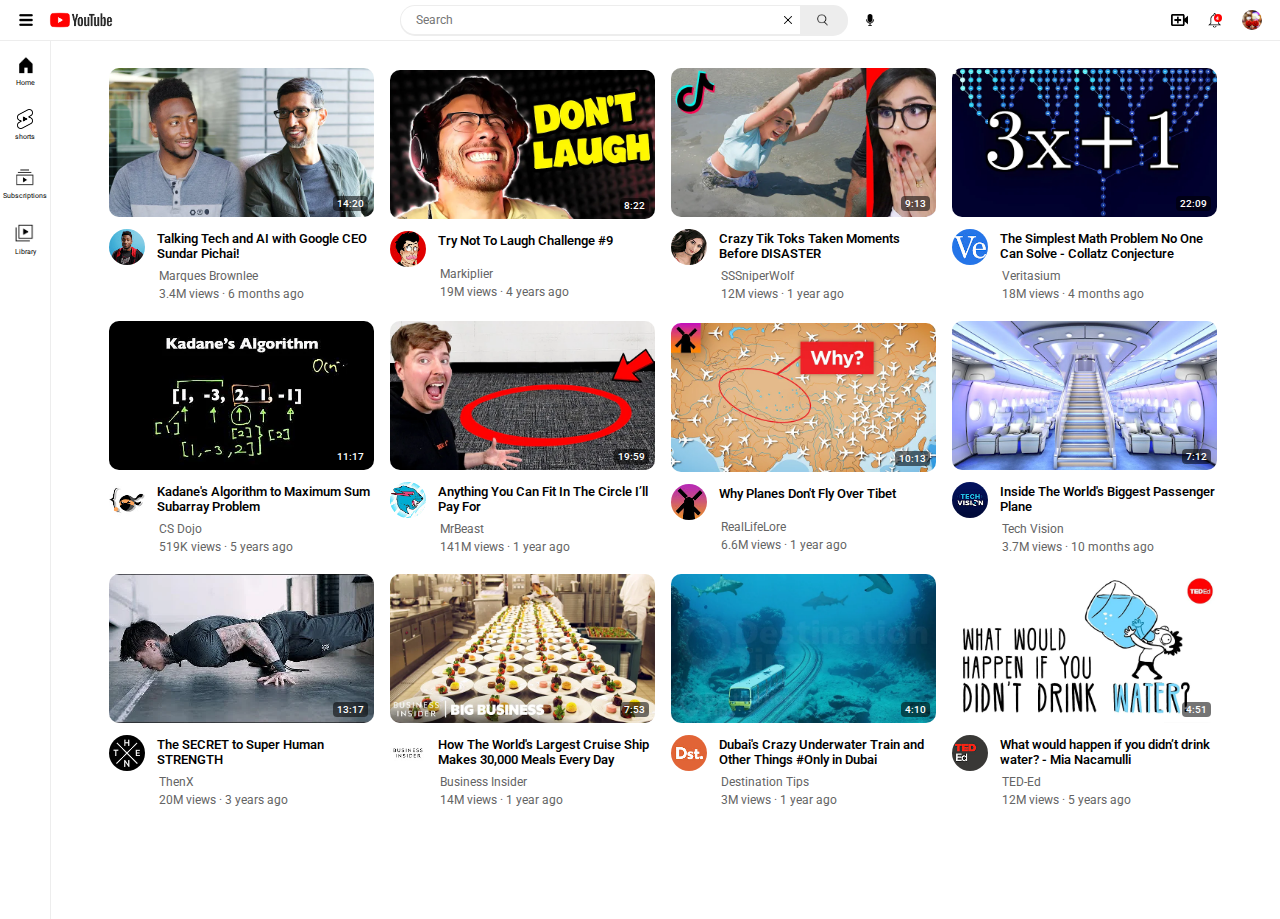
<file: index.html>
<!DOCTYPE html>
<html lang="en">
<head>
    <meta charset="UTF-8">
    <meta http-equiv="X-UA-Compatible" content="IE=edge">
    <meta name="viewport" content="width=device-width, initial-scale=1.0">
    <title>Youtube</title>
    <link rel="stylesheet" href="yt.css">
    <link rel="stylesheet" href="tool-bar.css">
    <link rel="stylesheet" href="sidebar.css">
    <link rel="preconnect" href="https://fonts.googleapis.com">
    <link rel="preconnect" href="https://fonts.gstatic.com" crossorigin>
    <link href="https://fonts.googleapis.com/css2?family=Roboto:wght@400;500&display=swap" rel="stylesheet">
</head>
<body>
</body>
    <div class="tool-container">
        <div class="logo-container">
            <div class="menu-button">
                <img class="menu" src="icons/menu.png" alt="menu-button">
            </div>
            <img class="logo" src="icons/yt-logo.png" alt="YouTube-Logo">
        </div>
        <div class="middle">
            <div class="search-bar">
                <input class="input-field" type="text" placeholder="Search">
                <div class="cancle">
                    <img class="cancle-btn" src="icons/cancel.png">
                </div>
                <div class="search">
                    <img class="search-btn" src="icons/search-icon.png">
                </div>
                <div class="search-tip">Search</div>
            </div>
            <div class="mic">
                <img class="mic-icon" src="icons/mic.png" alt="mic-icon">
            </div>
            <div class="tool">
                <div class="mic-tip">
                    Search with your voice
                </div>
            </div>
        </div>
        <div class="settings-container">
            <div class="create-button">
                <img class="create-icon" src="icons/create.png" alt="create-icon">
            </div>
            <div class="notify">
                <img class="bell-icon" src="icons/bell.png" alt="Notification-icon">
                <div class="notification-count">4</div>
            </div>
            <div class="profile">
                <img class="profile-img" src="icons/profile-img.jpg" alt="">
            </div>
        </div>
    </div>
    <div class="side-bar">
        <div class="home">
            <img class="home-icon" src="icons/home.png" alt="home-icon">
            Home
        </div>
        <div class="shorts">
            <img class="shorts-icon" src="icons/shorts.png" alt="shorts-icon">
            shorts
        </div>
        <div class="subscriptions">
            <img class="sub-icon" src="icons/subs.png" alt="subscriptions-icon">
            Subscriptions
        </div>
        <div class="library">
            <img class="library-icon" src="icons/library.png" alt="library-icon">
            Library
        </div>
    </div>
    <div class="contents">
        <div class="video-preview">
            <div class="thumbnail-div">
                <img class="thumbnail" src="thumbnails/thumbnail-1.webp" alt="thumbnail-1">
                <div class="time">14:20</div>
            </div>
           <div class="title">
              <img class="profile-pic" src="profile-pics/channel-1.jpeg">
              <p class="video-title">
                 
                     Talking Tech and AI with Google CEO Sundar Pichai!
                 
              </p>
           </div>
           <p class="channel-name">
               Marques Brownlee
           </p>
           <p class="video-status">
               3.4M views &#183; 6 months ago
           </p>
        </div>
        <div class="video-preview">
            <div class="thumbnail-div">
            <img class="thumbnail" src="thumbnails/thumbnail-2.webp" alt="thumbnail-2">
            <div class="time">8:22</div>
            </div>
            <div class="title">
               <img class="profile-pic" src="profile-pics/channel-2.jpeg">
               <p class="video-title">
                  Try Not To Laugh Challenge #9
               </p>
            </div>
            <p class="channel-name">
                Markiplier
            </p>
            <p class="video-status">
                19M views &#183; 4 years ago
            </p>
         </div>
         <div class="video-preview">
            <div class="thumbnail-div">
            <img class="thumbnail" src="thumbnails/thumbnail-3.webp" alt="thumbnail-3">
            <div class="time">9:13</div>
            </div>
            <div class="title">
               <img class="profile-pic" src="profile-pics/channel-3.jpeg">
               <p class="video-title">
                  Crazy Tik Toks Taken Moments Before DISASTER
               </p>
            </div>
            <p class="channel-name">
                SSSniperWolf
            </p>
            <p class="video-status">
                12M views &#183; 1 year ago
            </p>
         </div>
         <div class="video-preview">
            <div class="thumbnail-div">
            <img class="thumbnail" src="thumbnails/thumbnail-4.webp" alt="thumbnail-4">
            <div class="time">22:09</div>
            </div>
            <div class="title">
               <img class="profile-pic" src="profile-pics/channel-4.jpeg">
               <p class="video-title">
                The Simplest Math Problem No One Can Solve - Collatz Conjecture
               </p>
            </div>
            <p class="channel-name">
                Veritasium
            </p>
            <p class="video-status">
                18M views &#183; 4 months ago
            </p>
         </div>
         <div class="video-preview">
            <div class="thumbnail-div">
            <img class="thumbnail" src="thumbnails/thumbnail-5.webp" alt="thumbnail-5">
            <div class="time">11:17</div>
            </div>
            <div class="title">
               <img class="profile-pic" src="profile-pics/channel-5.jpeg">
               <p class="video-title">
                  Kadane's Algorithm to Maximum Sum Subarray Problem
               </p>
            </div>
            <p class="channel-name">
                CS Dojo
            </p>
            <p class="video-status">
                519K views &#183; 5 years ago
            </p>
         </div>
         <div class="video-preview">
            <div class="thumbnail-div">
             <img class="thumbnail" src="thumbnails/thumbnail-6.webp" alt="thumbnail-6">
             <div class="time">19:59</div>
             </div>

             <div class="title">
                <img class="profile-pic" src="profile-pics/channel-6.jpeg">
                <p class="video-title">
                    Anything You Can Fit In The Circle I’ll Pay For
                </p>
             </div>
             <p class="channel-name">
                MrBeast
             </p>
             <p class="video-status">
                 141M views &#183; 1 year ago
             </p>
          </div>
          <div class="video-preview">
            <div class="thumbnail-div">
             <img class="thumbnail" src="thumbnails/thumbnail-7.webp" alt="thumbnail-7">
             <div class="time">10:13</div>
            </div>

             <div class="title">
                <img class="profile-pic" src="profile-pics/channel-7.jpeg">
                <p class="video-title">
                    Why Planes Don't Fly Over Tibet
                </p>
             </div>
             <p class="channel-name">
                 RealLifeLore
             </p>
             <p class="video-status">
                 6.6M views &#183; 1 year ago
             </p>
          </div>
          <div class="video-preview">
            <div class="thumbnail-div">
             <img class="thumbnail" src="thumbnails/thumbnail-8.webp" alt="thumbnail-8">
             <div class="time">7:12</div>
            </div>

             <div class="title">
                <img class="profile-pic" src="profile-pics/channel-8.jpeg">
                <p class="video-title">
                    Inside The World's Biggest Passenger Plane
                </p>
             </div>
             <p class="channel-name">
                 Tech Vision
             </p>
             <p class="video-status">
                 3.7M views &#183; 10 months ago
             </p>
          </div>
          <div class="video-preview">
            <div class="thumbnail-div">
            <img class="thumbnail" src="thumbnails/thumbnail-9.webp" alt="thumbnail-9">
            <div class="time">13:17</div>
            </div>
            <div class="title">
               <img class="profile-pic" src="profile-pics/channel-9.jpeg">
               <p class="video-title">
                 The SECRET to Super Human STRENGTH
               </p>
            </div>
            <p class="channel-name">
                ThenX
            </p>
            <p class="video-status">
                20M views &#183; 3 years ago
            </p>
         </div>
         <div class="video-preview">
            <div class="thumbnail-div">
             <img class="thumbnail" src="thumbnails/thumbnail-10.webp" alt="thumbnail-10">
             <div class="time">7:53</div>
            </div>

             <div class="title">
                <img class="profile-pic" src="profile-pics/channel-10.jpeg">
                <p class="video-title">
                    How The World's Largest Cruise Ship Makes 30,000 Meals Every Day
                </p>
             </div>
             <p class="channel-name">
                 Business Insider
             </p>
             <p class="video-status">
                 14M views &#183; 1 year ago
             </p>
          </div>
          <div class="video-preview">
            <div class="thumbnail-div">
             <img class="thumbnail" src="thumbnails/thumbnail-11.webp" alt="thumbnail-11">
             <div class="time">4:10</div>
            </div>

             <div class="title">
                <img class="profile-pic" src="profile-pics/channel-11.jpeg">
                <p class="video-title">
                    Dubai's Crazy Underwater Train and Other Things #Only in Dubai
                </p>
             </div>
             <p class="channel-name">
                 Destination Tips
             </p>
             <p class="video-status">
                 3M views &#183; 1 year ago
             </p>
          </div>
          <div class="video-preview">
            <div class="thumbnail-div">
             <img class="thumbnail" src="thumbnails/thumbnail-12.webp" alt="thumbnail-12">
             <div class="time">4:51</div>
            </div>

             <div class="title">
                <img class="profile-pic" src="profile-pics/channel-12.jpeg">
                <p class="video-title">
                    What would happen if you didn’t drink water? - Mia Nacamulli
                </p>
             </div>
             <p class="channel-name">
                 TED-Ed
             </p>
             <p class="video-status">
                 12M views &#183; 5 years ago
             </p>
          </div>
    </div>
</html>
</file>
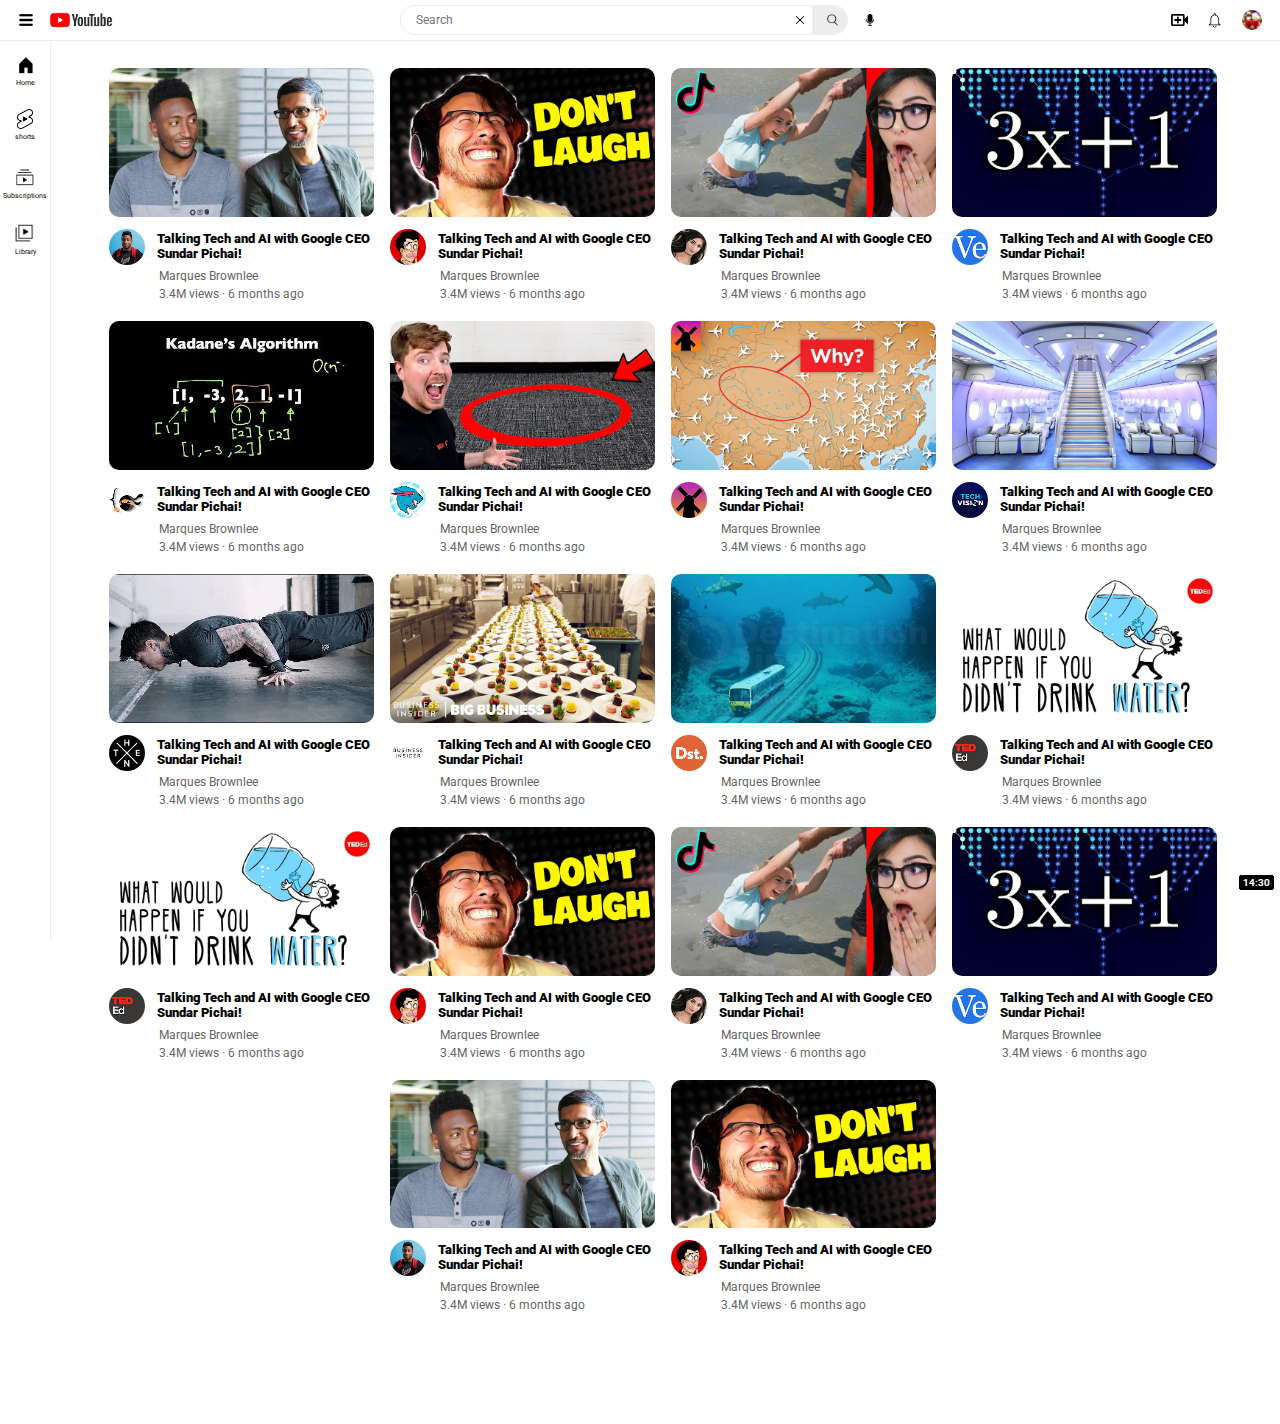
<file: yt.html>
<!DOCTYPE html>
<html lang="en">
<head>
    <meta charset="UTF-8">
    <meta http-equiv="X-UA-Compatible" content="IE=edge">
    <meta name="viewport" content="width=device-width, initial-scale=1.0">
    <title>Youtube</title>
    <link rel="stylesheet" href="yt.css">
    <link rel="stylesheet" href="tool-bar.css">
    <link rel="stylesheet" href="sidebar.css">
    <link rel="preconnect" href="https://fonts.googleapis.com">
    <link rel="preconnect" href="https://fonts.gstatic.com" crossorigin>
    <link href="https://fonts.googleapis.com/css2?family=Roboto:wght@400;500&display=swap" rel="stylesheet">
</head>
<body>
</body>
    <div class="tool-container">
        <div class="logo-container">
            <div class="menu-button">
                <img class="menu" src="icons/menu.png" alt="menu-button">
            </div>
            <img class="logo" src="icons/yt-logo.png" alt="YouTube-Logo">
        </div>
        <div class="middle">
            <div class="search-bar">
                <input class="input-field" type="text" placeholder="Search">
                <div class="cancle">
                    <img class="cancle-btn" src="icons/cancel.png">
                </div>
                <img class="search-btn" src="icons/search-icon.png">
            </div>
            <div class="mic">
                <img class="mic-icon" src="icons/mic.png" alt="mic-icon">
            </div>
        </div>
        <div class="settings-container">
            <div class="create-button">
                <img class="create-icon" src="icons/create.png" alt="create-icon">
            </div>
            <div class="notify">
                <img class="bell-icon" src="icons/bell.png" alt="Notification-icon">
            </div>
            <div class="profile">
                <img class="profile-img" src="icons/profile-img.jpg" alt="">
            </div>
        </div>
    </div>
    <div class="side-bar">
        <div class="home">
            <img class="home-icon" src="icons/home.png" alt="home-icon">
            Home
        </div>
        <div class="shorts">
            <img class="shorts-icon" src="icons/shorts.png" alt="shorts-icon">
            shorts
        </div>
        <div class="subscriptions">
            <img class="sub-icon" src="icons/subs.png" alt="subscriptions-icon">
            Subscriptions
        </div>
        <div class="library">
            <img class="library-icon" src="icons/library.png" alt="library-icon">
            Library
        </div>
    </div>
    <div class="contents">
        <div class="video-preview">
           <img class="thumbnail" src="thumbnails/thumbnail-1.webp" alt="thumbnail-1">
           <div class="time">14:30</div>
           <div class="title">
              <img class="profile-pic" src="profile-pics/channel-1.jpeg">
              <p class="video-title">
                 <strong>
                     Talking Tech and AI with Google CEO Sundar Pichai!
                 </strong>
              </p>
           </div>
           <p class="channel-name">
               Marques Brownlee
           </p>
           <p class="video-status">
               3.4M views &#183; 6 months ago
           </p>
        </div>
        <div class="video-preview">
            <img class="thumbnail" src="thumbnails/thumbnail-2.webp" alt="thumbnail-1">
            <div class="time">14:30</div>
            <div class="title">
               <img class="profile-pic" src="profile-pics/channel-2.jpeg">
               <p class="video-title">
                  <strong>
                      Talking Tech and AI with Google CEO Sundar Pichai!
                  </strong>
               </p>
            </div>
            <p class="channel-name">
                Marques Brownlee
            </p>
            <p class="video-status">
                3.4M views &#183; 6 months ago
            </p>
         </div>
         <div class="video-preview">
            <img class="thumbnail" src="thumbnails/thumbnail-3.webp" alt="thumbnail-1">
            <div class="time">14:30</div>
            <div class="title">
               <img class="profile-pic" src="profile-pics/channel-3.jpeg">
               <p class="video-title">
                  <strong>
                      Talking Tech and AI with Google CEO Sundar Pichai!
                  </strong>
               </p>
            </div>
            <p class="channel-name">
                Marques Brownlee
            </p>
            <p class="video-status">
                3.4M views &#183; 6 months ago
            </p>
         </div>
         <div class="video-preview">
            <img class="thumbnail" src="thumbnails/thumbnail-4.webp" alt="thumbnail-1">
            <div class="time">14:30</div>
            <div class="title">
               <img class="profile-pic" src="profile-pics/channel-4.jpeg">
               <p class="video-title">
                  <strong>
                      Talking Tech and AI with Google CEO Sundar Pichai!
                  </strong>
               </p>
            </div>
            <p class="channel-name">
                Marques Brownlee
            </p>
            <p class="video-status">
                3.4M views &#183; 6 months ago
            </p>
         </div>
         <div class="video-preview">
            <img class="thumbnail" src="thumbnails/thumbnail-5.webp" alt="thumbnail-1">
            <div class="time">14:30</div>
            <div class="title">
               <img class="profile-pic" src="profile-pics/channel-5.jpeg">
               <p class="video-title">
                  <strong>
                      Talking Tech and AI with Google CEO Sundar Pichai!
                  </strong>
               </p>
            </div>
            <p class="channel-name">
                Marques Brownlee
            </p>
            <p class="video-status">
                3.4M views &#183; 6 months ago
            </p>
         </div>
         <div class="video-preview">
             <img class="thumbnail" src="thumbnails/thumbnail-6.webp" alt="thumbnail-1">
             <div class="time">14:30</div>
             <div class="title">
                <img class="profile-pic" src="profile-pics/channel-6.jpeg">
                <p class="video-title">
                   <strong>
                       Talking Tech and AI with Google CEO Sundar Pichai!
                   </strong>
                </p>
             </div>
             <p class="channel-name">
                 Marques Brownlee
             </p>
             <p class="video-status">
                 3.4M views &#183; 6 months ago
             </p>
          </div>
          <div class="video-preview">
             <img class="thumbnail" src="thumbnails/thumbnail-7.webp" alt="thumbnail-1">
             <div class="time">14:30</div>
             <div class="title">
                <img class="profile-pic" src="profile-pics/channel-7.jpeg">
                <p class="video-title">
                   <strong>
                       Talking Tech and AI with Google CEO Sundar Pichai!
                   </strong>
                </p>
             </div>
             <p class="channel-name">
                 Marques Brownlee
             </p>
             <p class="video-status">
                 3.4M views &#183; 6 months ago
             </p>
          </div>
          <div class="video-preview">
             <img class="thumbnail" src="thumbnails/thumbnail-8.webp" alt="thumbnail-1">
             <div class="time">14:30</div>
             <div class="title">
                <img class="profile-pic" src="profile-pics/channel-8.jpeg">
                <p class="video-title">
                   <strong>
                       Talking Tech and AI with Google CEO Sundar Pichai!
                   </strong>
                </p>
             </div>
             <p class="channel-name">
                 Marques Brownlee
             </p>
             <p class="video-status">
                 3.4M views &#183; 6 months ago
             </p>
          </div>
          <div class="video-preview">
            <img class="thumbnail" src="thumbnails/thumbnail-9.webp" alt="thumbnail-1">
            <div class="time">14:30</div>
            <div class="title">
               <img class="profile-pic" src="profile-pics/channel-9.jpeg">
               <p class="video-title">
                  <strong>
                      Talking Tech and AI with Google CEO Sundar Pichai!
                  </strong>
               </p>
            </div>
            <p class="channel-name">
                Marques Brownlee
            </p>
            <p class="video-status">
                3.4M views &#183; 6 months ago
            </p>
         </div>
         <div class="video-preview">
             <img class="thumbnail" src="thumbnails/thumbnail-10.webp" alt="thumbnail-1">
             <div class="time">14:30</div>
             <div class="title">
                <img class="profile-pic" src="profile-pics/channel-10.jpeg">
                <p class="video-title">
                   <strong>
                       Talking Tech and AI with Google CEO Sundar Pichai!
                   </strong>
                </p>
             </div>
             <p class="channel-name">
                 Marques Brownlee
             </p>
             <p class="video-status">
                 3.4M views &#183; 6 months ago
             </p>
          </div>
          <div class="video-preview">
             <img class="thumbnail" src="thumbnails/thumbnail-11.webp" alt="thumbnail-1">
             <div class="time">14:30</div>
             <div class="title">
                <img class="profile-pic" src="profile-pics/channel-11.jpeg">
                <p class="video-title">
                   <strong>
                       Talking Tech and AI with Google CEO Sundar Pichai!
                   </strong>
                </p>
             </div>
             <p class="channel-name">
                 Marques Brownlee
             </p>
             <p class="video-status">
                 3.4M views &#183; 6 months ago
             </p>
          </div>
          <div class="video-preview">
             <img class="thumbnail" src="thumbnails/thumbnail-12.webp" alt="thumbnail-1">
             <div class="time">14:30</div>
             <div class="title">
                <img class="profile-pic" src="profile-pics/channel-12.jpeg">
                <p class="video-title">
                   <strong>
                       Talking Tech and AI with Google CEO Sundar Pichai!
                   </strong>
                </p>
             </div>
             <p class="channel-name">
                 Marques Brownlee
             </p>
             <p class="video-status">
                 3.4M views &#183; 6 months ago
             </p>
          </div>
          <div class="video-preview">
            <img class="thumbnail" src="thumbnails/thumbnail-12.webp" alt="thumbnail-1">
            <div class="time">14:30</div>
            <div class="title">
               <img class="profile-pic" src="profile-pics/channel-12.jpeg">
               <p class="video-title">
                  <strong>
                      Talking Tech and AI with Google CEO Sundar Pichai!
                  </strong>
               </p>
            </div>
            <p class="channel-name">
                Marques Brownlee
            </p>
            <p class="video-status">
                3.4M views &#183; 6 months ago
            </p>
         </div>
         <div class="video-preview">
             <img class="thumbnail" src="thumbnails/thumbnail-2.webp" alt="thumbnail-1">
             <div class="time">14:30</div>
             <div class="title">
                <img class="profile-pic" src="profile-pics/channel-2.jpeg">
                <p class="video-title">
                   <strong>
                       Talking Tech and AI with Google CEO Sundar Pichai!
                   </strong>
                </p>
             </div>
             <p class="channel-name">
                 Marques Brownlee
             </p>
             <p class="video-status">
                 3.4M views &#183; 6 months ago
             </p>
          </div>
          <div class="video-preview">
             <img class="thumbnail" src="thumbnails/thumbnail-3.webp" alt="thumbnail-1">
             <div class="time">14:30</div>
             <div class="title">
                <img class="profile-pic" src="profile-pics/channel-3.jpeg">
                <p class="video-title">
                   <strong>
                       Talking Tech and AI with Google CEO Sundar Pichai!
                   </strong>
                </p>
             </div>
             <p class="channel-name">
                 Marques Brownlee
             </p>
             <p class="video-status">
                 3.4M views &#183; 6 months ago
             </p>
          </div>
          <div class="video-preview">
             <img class="thumbnail" src="thumbnails/thumbnail-4.webp" alt="thumbnail-1">
             <div class="time">14:30</div>
             <div class="title">
                <img class="profile-pic" src="profile-pics/channel-4.jpeg">
                <p class="video-title">
                   <strong>
                       Talking Tech and AI with Google CEO Sundar Pichai!
                   </strong>
                </p>
             </div>
             <p class="channel-name">
                 Marques Brownlee
             </p>
             <p class="video-status">
                 3.4M views &#183; 6 months ago
             </p>
          </div>
          <div class="video-preview">
            <img class="thumbnail" src="thumbnails/thumbnail-1.webp" alt="thumbnail-1">
            <div class="time">14:30</div>
            <div class="title">
               <img class="profile-pic" src="profile-pics/channel-1.jpeg">
               <p class="video-title">
                  <strong>
                      Talking Tech and AI with Google CEO Sundar Pichai!
                  </strong>
               </p>
            </div>
            <p class="channel-name">
                Marques Brownlee
            </p>
            <p class="video-status">
                3.4M views &#183; 6 months ago
            </p>
         </div>
         <div class="video-preview">
             <img class="thumbnail" src="thumbnails/thumbnail-2.webp" alt="thumbnail-1">
             <div class="time">14:30</div>
             <div class="title">
                <img class="profile-pic" src="profile-pics/channel-2.jpeg">
                <p class="video-title">
                   <strong>
                       Talking Tech and AI with Google CEO Sundar Pichai!
                   </strong>
                </p>
             </div>
             <p class="channel-name">
                 Marques Brownlee
             </p>
             <p class="video-status">
                 3.4M views &#183; 6 months ago
             </p>
          </div>
    </div>
</html>
</file>
<file: yt.css>
* {
    font-family: Roboto;
    margin: 0;
}
.thumbnail{
    border-radius: 10px;
    width:265px; /*265 for optimal view in minimizing*/
}
.thumbnail-div{
    position: relative;
    cursor: pointer;
}
.title{
    display: flex;
    width: 265px;
    font-weight: 550;
}
.profile-pic{
    width: 36px;
    height: 36px;
    margin-top: 8px;
    margin-right: 12px;
    display: inline-block;
    border-radius: 20px;
}
.video-title{
    font-size: 13px;
    width: 265px;
    margin-top: 10px;
    display:inline-block;
    margin-bottom: 8px;
}

.contents{
    display: flex;
    flex-wrap: wrap;
    flex-direction: row;
    width: 100%;
    height: auto;
    justify-content: center;
    align-items: center;
}
@media (max-width: 00){
    .side-bar{
        opacity: 0;
    }
}
.video-preview{
    display: inline-block;
    width: 265px;
    padding: 8px;
}
.channel-name, .video-status {
    width: 215px;
    margin-top: 0px;
    margin-bottom: 4px;
    margin-left: 50px;
    font-size: 12px;
    color: rgb(100, 100, 100);
}
.time{
    font-size: 10px;
    font-weight: 500;
    position: absolute;
    right: 6px;
    bottom: 10px;
    background-color: rgba(0, 0, 0, 0.545);
    color: white;
    padding: 2px 4px 2px 4px;
    border-radius: 4px;
}
</file>
<file: tool-bar.css>
body{
    padding-top: 60px;
    padding-left: 45px;
    padding-bottom: 100px;
}
.tool-container{
    display: flex;
    justify-content: space-between;
    position: fixed;
    top: 0;
    left: 0;
    right: 0;
    z-index: 100;
    border-bottom: 1px;
    border-bottom-style: solid;
    border-bottom-color: #ededed;
    background-color: white;
}
.menu{
    width: 15px;
    height: 12px;
}
.menu-button{
    display: flex;
    justify-content: center;
    align-items: center;
    padding: 10px;
    height: 8px;
    width: 8px;
    border-radius: 18px;
    margin-left: 4px;
    margin-right: 6px;
}
.menu-button:hover{
    background-color: #ededed;
    cursor: pointer;
}
.menu-button:active{
    background-color: #cecece;
}
.logo{
    width: 70px;
    height: 40px;
    cursor: pointer;
}
.logo-container{
    display: flex;
    justify-content: flex-start;
    align-items: center;
    width: 150px;
    margin-left: 8px;
}
.search-bar{
    display: flex;
    flex: 1;
    align-items: center;
    background-color: #ededed;
    border-radius: 15px;
    padding-right: 10px;
    padding-left: 1px;
    padding-top: 1px;
    padding-bottom: 1px;
    margin-left: 10px;
    margin-right: 10px;
    position: relative;
}
.input-field{
    height: 20px;
    width: 100%;
    padding: 4px 4px 4px 15px;
    border-style: none;
    border-radius: 15px 0px 0px 15px;
    font-size: 12px;
    outline: none;
}
.middle{
    display: flex;
    justify-content: center;
    align-items: center;
    flex: 1;
    max-width: 500px;
}
.cancle-btn{
    height: 8px;
    width: 8px;
    padding: 8px;
}
.cancle-btn:hover{
    background-color: rgb(229, 229, 229);
    border-radius: 15px;
    cursor: pointer;
}
.search-btn{
    height: 12px;
    width: 11px;
    cursor: pointer;
}
.search{
    padding: 5px 10px;
    margin-left: -8px;
    cursor: pointer;
}
.search-tip {
    position: absolute;
    font-size: 12px;
    bottom: -30px;
    color: white;
    right: 0;
    padding: 4px 5px;
    background-color: rgba(0, 0, 0, 0.404);
    border-radius: 3px;
    font-family: Roboto;
    opacity: 0;
}
.search:hover + .search-tip{
    opacity: 1;
}
.settings-container{
    display: flex;
    align-items: center;
    justify-content: flex-end;
    width: 150px;
    margin-right: 8px;
}
.create-icon{
    height: 12px;
}
.bell-icon{
    height: 18px;
}
.profile-img{
    height: 20px;
    border-radius: 10px;
    margin-right: 4px;
}
.create-button, .notify, .profile{
    display: flex;
    margin-right: 6px;
    align-items: center;
    cursor: pointer;
}
.create-button,.notify{
    margin-right: 18px;
}
.cancle{
    display: flex;
    align-items: center;
    justify-content: center;
    height: 28px;
    width: 30px;
    margin-right: 15px;
    background-color: rgb(255, 255, 255);
}
.mic-icon{
    height: 12px;
}
.mic{
    display: flex;
    justify-content: center;
    align-items: center;
    position: relative;
    padding: 6px;
    cursor: pointer;
    border-radius: 18px;
    display: flex;
    align-items: center;
    margin-right: 8px;
}
.tool{
    display: flex;
    position: relative;
}
.mic-tip{
    position: absolute;
    font-size: 12px;
    top: 23px;
    left: -80px;
    color: white;
    right: 0;
    padding: 4px 5px;
    background-color: rgba(0, 0, 0, 0.404);
    border-radius: 3px;
    font-family: Roboto;
    opacity: 0;
    width: 120px;
}
.mic:hover{
    background-color: rgb(223, 223, 223);
}
.mic:active{
    background-color: #d1d1d1;
}
.mic:hover + .tool .mic-tip{
    opacity: 1;
}

.notify{
    position: relative;
}
.notification-count{
    position: absolute;
    font-size: 5px;
    font-weight: 600;
    background-color: red;
    padding: 1px 3px 1px 2px;
    border-radius: 10px;
    color: white;
    top: 3px;
    right: 2px;
}
</file>
<file: sidebar.css>
.side-bar{
    display: flex;
    flex-direction: column;
    align-items: center;
    position: fixed;
    top: 41px;
    left: 0;
    width:50px;
    height: 100%;
    border-right-width: 1px;
    border-right-style: solid;
    background-color: white;
    border-right-color: #ededed;
    z-index: 100;
}
@media(max-width: 310px){
    .side-bar{
        opacity: 0;
    }
    body{
        padding-left: 0px;
    }
}
.home-icon{
    height: 25px;
    margin-bottom: 2px;
}
.shorts-icon{
    height: 20px;
    margin-bottom: 4px;
}
.sub-icon{
    height: 30px;
}
.library-icon{
    height: 30px;
}

.home, .shorts, .subscriptions, .library{
    display: flex;
    flex-direction: column;
    align-items: center;
    justify-content: center;
    padding: 8px;
    height: 40px;
    width: 30px;
    border-radius: 10px;
    font-family: Roboto;
    font-size: 7px;
}
.home:hover{
    border: none;
    background-color: #ededed;
}
.shorts:hover{
    border: none;
    background-color: #ededed;
}
.subscriptions:hover{
    border: none;
    background-color: #ededed;
}
.library:hover{
    border: none;
    background-color: #ededed;
}
.home:active, .shorts:active, .subscriptions:active, .library:active{
    background-color: #cbcbcb;
}
</file>
